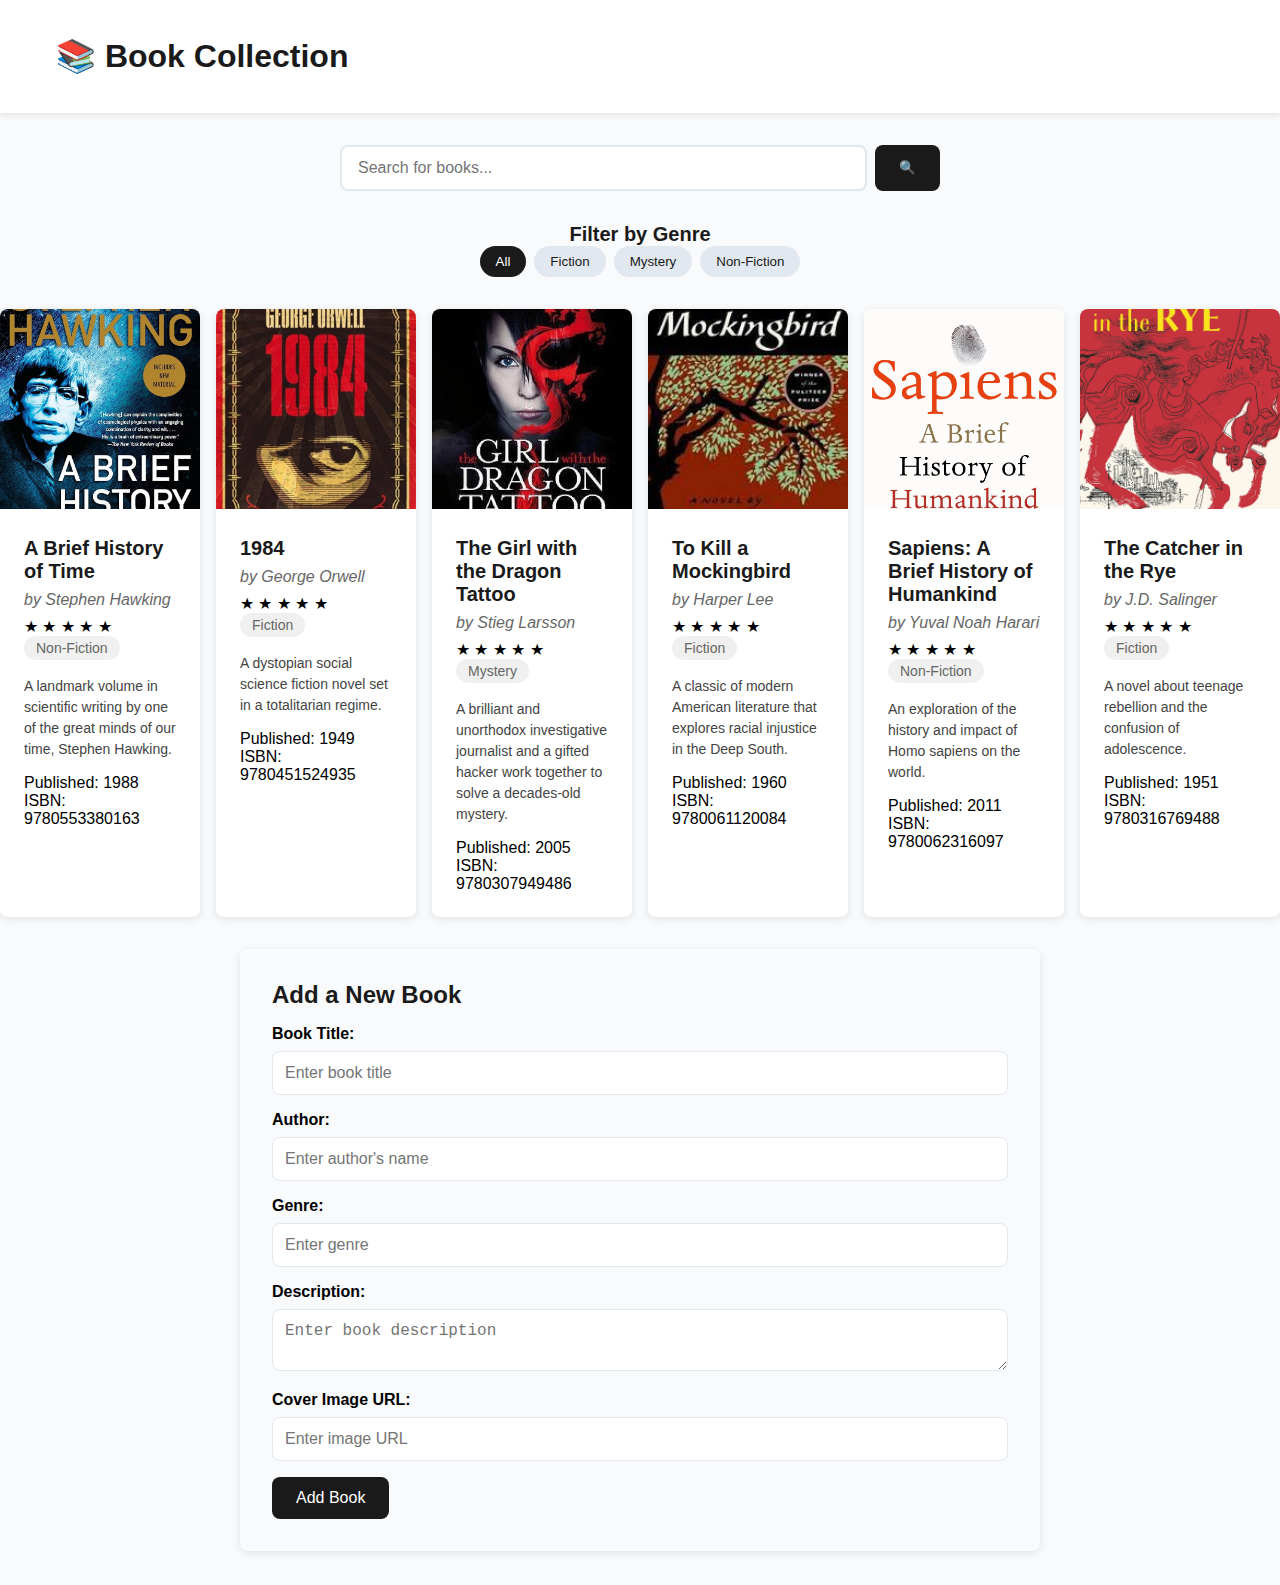
<file: index.html>
<!DOCTYPE html>
<html lang="en">
<head>
    <meta charset="UTF-8">
    <meta name="viewport" content="width=device-width, initial-scale=1.0">
    <title>📚 Book Collection</title>
    <link rel="stylesheet" href="style.css">
</head>
<body>
    <header>
        <div class="container">
            <h1>📚 Book Collection</h1>
           
        </div>
    </header>

    <div class="search-container">
        <input 
            type="search" 
            id="searchInput"
            placeholder="Search for books..."
            class="search-input"
        />
        <button class="search-button">🔍</button>
    </div>

    <div class="genre-filter">
        <h2>Filter by Genre</h2>
        <div class="genre-buttons">
            <button class="genre-btn active" data-genre="all">All</button>
            <button class="genre-btn" data-genre="fiction">Fiction</button>
            <button class="genre-btn" data-genre="mystery">Mystery</button>
            <button class="genre-btn" data-genre="non-fiction">Non-Fiction</button>
        </div>
    </div>
      

    <div class="book-list">
        <!-- Book 1: A Brief History of Time -->
        <article class="book-card" data-genre="non-fiction">
            <img src="./image/brief history of time.jpg" alt="A Brief History of Time" class="book-cover" />
            <div class="book-info">
                <h2>A Brief History of Time</h2>
                <p class="author">by Stephen Hawking</p>
                <div class="rating">
                    <span class="star filled">★</span>
                    <span class="star filled">★</span>
                    <span class="star filled">★</span>
                    <span class="star">★</span>
                    <span class="star">★</span>
                </div>
                <span class="genre">Non-Fiction</span>
                <p class="description">A landmark volume in scientific writing by one of the great minds of our time, Stephen Hawking.</p>
                <div class="book-details">
                    <span class="detail">Published: 1988</span>
                    <span class="detail">ISBN: 9780553380163</span>
                </div>
            </div>
        </article>

        <!-- Book 2: 1984 -->
        <article class="book-card" data-genre="fiction">
            <img src="./image/1984.jpg" alt="1984" class="book-cover" />
            <div class="book-info">
                <h2>1984</h2>
                <p class="author">by George Orwell</p>
                <div class="rating">
                    <span class="star filled">★</span>
                    <span class="star filled">★</span>
                    <span class="star filled">★</span>
                    <span class="star">★</span>
                    <span class="star">★</span>
                </div>
                <span class="genre">Fiction</span>
                <p class="description">A dystopian social science fiction novel set in a totalitarian regime.</p>
                <div class="book-details">
                    <span class="detail">Published: 1949</span>
                    <span class="detail">ISBN: 9780451524935</span>
                </div>
            </div>
        </article>

        <!-- Book 3: The Girl with the Dragon Tattoo -->
        <article class="book-card" data-genre="mystery">
            <img src="./image/the-girl-with-the-dragon-tattoo.webp" alt="The Girl with the Dragon Tattoo" class="book-cover" />
            <div class="book-info">
                <h2>The Girl with the Dragon Tattoo</h2>
                <p class="author">by Stieg Larsson</p>
                <div class="rating">
                    <span class="star filled">★</span>
                    <span class="star filled">★</span>
                    <span class="star filled">★</span>
                    <span class="star">★</span>
                    <span class="star">★</span>
                </div>
                <span class="genre">Mystery</span>
                <p class="description">A brilliant and unorthodox investigative journalist and a gifted hacker work together to solve a decades-old mystery.</p>
                <div class="book-details">
                    <span class="detail">Published: 2005</span>
                    <span class="detail">ISBN: 9780307949486</span>
                </div>
            </div>
        </article>

        <!-- Book 4: To Kill a Mockingbird -->
        <article class="book-card" data-genre="fiction">
            <img src="image/To Kill a Mockingbird.jpeg" class="book-cover" />
            <div class="book-info">
                <h2>To Kill a Mockingbird</h2>
                <p class="author">by Harper Lee</p>
                <div class="rating">
                    <span class="star filled">★</span>
                    <span class="star filled">★</span>
                    <span class="star filled">★</span>
                    <span class="star filled">★</span>
                    <span class="star">★</span>
                </div>
                <span class="genre">Fiction</span>
                <p class="description">A classic of modern American literature that explores racial injustice in the Deep South.</p>
                <div class="book-details">
                    <span class="detail">Published: 1960</span>
                    <span class="detail">ISBN: 9780061120084</span>
                </div>
            </div>
        </article>

        <!-- Book 5: Sapiens: A Brief History of Humankind -->
        <article class="book-card" data-genre="non-fiction">
            <img src="./image/uw.jpg" alt="Sapiens" class="book-cover" />
            <div class="book-info">
                <h2>Sapiens: A Brief History of Humankind</h2>
                <p class="author">by Yuval Noah Harari</p>
                <div class="rating">
                    <span class="star filled">★</span>
                    <span class="star filled">★</span>
                    <span class="star filled">★</span>
                    <span class="star filled">★</span>
                    <span class="star">★</span>
                </div>
                <span class="genre">Non-Fiction</span>
                <p class="description">An exploration of the history and impact of Homo sapiens on the world.</p>
                <div class="book-details">
                    <span class="detail">Published: 2011</span>
                    <span class="detail">ISBN: 9780062316097</span>
                </div>
            </div>
        </article>

        <!-- Book 6: The Catcher in the Rye -->
        <article class="book-card" data-genre="fiction">
            <img src="./image/The Catcher in the Rye.jpg" alt="The Catcher in the Rye" class="book-cover" />
            <div class="book-info">
                <h2>The Catcher in the Rye</h2>
                <p class="author">by J.D. Salinger</p>
                <div class="rating">
                    <span class="star filled">★</span>
                    <span class="star filled">★</span>
                    <span class="star">★</span>
                    <span class="star">★</span>
                    <span class="star">★</span>
                </div>
                <span class="genre">Fiction</span>
                <p class="description">A novel about teenage rebellion and the confusion of adolescence.</p>
                <div class="book-details">
                    <span class="detail">Published: 1951</span>
                    <span class="detail">ISBN: 9780316769488</span>
                </div>
            </div>
        </article>

    </div>
    <div class="add-book-form-container">
        <h2>Add a New Book</h2>
        <form id="addBookForm">
            <label for="title">Book Title:</label>
            <input type="text" id="title" required placeholder="Enter book title" />

            <label for="author">Author:</label>
            <input type="text" id="author" required placeholder="Enter author's name" />

            <label for="genre">Genre:</label>
            <input type="text" id="genre" required placeholder="Enter genre" />

            <label for="description">Description:</label>
            <textarea id="description" required placeholder="Enter book description"></textarea>

            <label for="cover">Cover Image URL:</label>
            <input type="text" id="cover" required placeholder="Enter image URL" />

            <button type="submit">Add Book</button>
        </form>
    </div>
    <script src="script.js"></script>
</body>
</html>
</file>
<file: style.css>
/* Global Styles */
body {
    font-family: Arial, sans-serif;
    margin: 0;
    padding: 0;
    background-color: #f9fafb;
}

a {
    color: inherit;
    text-decoration: none;
    transition: color 0.2s;
}

a:hover, a:focus {
    color: #1a1a1a;
}

* {
    box-sizing: border-box;
}

h1, h2 {
    color: #1a1a1a;
}

/* Header Styling */
header {
    background: #ffffff;
    box-shadow: 0 2px 8px rgba(0, 0, 0, 0.1);
    padding: 1rem 0;
}

.container {
    max-width: 1200px;
    margin: 0 auto;
    padding: 0 1rem;
    display: flex;
    justify-content: space-between;
    align-items: center;
}

nav {
    display: flex;
    gap: 1.5rem;
}

/* Search Bar */
.search-container {
    display: flex;
    gap: 0.5rem;
    margin: 2rem auto;
    max-width: 600px;
    width: 100%;
    justify-content: center;
}

.search-input {
    flex: 1;
    padding: 0.75rem 1rem;
    border: 2px solid #e2e8f0;
    border-radius: 0.5rem;
    font-size: 1rem;
    transition: border-color 0.2s;
}

.search-input:focus {
    outline: none;
    border-color: #94a3b8;
}

.search-button {
    padding: 0.75rem 1.5rem;
    background: #1a1a1a;
    color: white;
    border: none;
    border-radius: 0.5rem;
    cursor: pointer;
    transition: background-color 0.2s;
}

.search-button:hover, .search-button:focus {
    background: #2d2d2d;
}

/* Genre Filter */
.genre-filter {
    margin-bottom: 2rem;
    text-align: center;
}

.genre-buttons {
    display: flex;
    gap: 0.5rem;
    justify-content: center;
}

.genre-btn {
    padding: 0.5rem 1rem;
    border: none;
    border-radius: 999px;
    background: #e2e8f0;
    color: #1a1a1a;
    cursor: pointer;
    transition: all 0.2s;
}

.genre-btn:hover, .genre-btn:focus {
    background: #94a3b8;
    color: white;
}

.genre-btn.active {
    background: #1a1a1a;
    color: white;
}

/* Book Card */
.book-list {
    display: grid;
    grid-template-columns: repeat(auto-fill, minmax(200px, 1fr));
    gap: 1rem;
    margin-top: 2rem;
}

.book-card {
    background: #ffffff;
    border-radius: 8px;
    overflow: hidden;
    box-shadow: 0 2px 8px rgba(0, 0, 0, 0.1);
    transition: transform 0.2s;
}

.book-card:hover {
    transform: translateY(-4px);
}

.book-card.hidden {
    display: none;
}

.book-cover {
    width: 100%;
    height: 200px;
    object-fit: cover;
}

.book-info {
    padding: 1.5rem;
}

h2 {
    font-size: 1.25rem;
    margin: 0;
}

.author {
    color: #666;
    font-style: italic;
    margin: 0.5rem 0;
}

.genre {
    display: inline-block;
    background: #f0f0f0;
    padding: 0.25rem 0.75rem;
    border-radius: 999px;
    font-size: 0.875rem;
    color: #666;
}

.description {
    margin-top: 1rem;
    font-size: 0.875rem;
    line-height: 1.5;
    color: #444;
}

/* Add Book Form Styling */
.add-book-form-container {
    margin: 2rem auto;
    padding: 2rem;
    background: #f9fafb;
    max-width: 800px;
    border-radius: 8px;
    box-shadow: 0 2px 8px rgba(0, 0, 0, 0.1);
}

.add-book-form-container h2 {
    margin-bottom: 1rem;
    font-size: 1.5rem;
}

.add-book-form-container label {
    font-weight: bold;
    margin-top: 1rem;
    display: block;
}

.add-book-form-container input,
.add-book-form-container textarea {
    width: 100%;
    padding: 0.75rem;
    margin-top: 0.5rem;
    border: 1px solid #e2e8f0;
    border-radius: 0.5rem;
    font-size: 1rem;
}

.add-book-form-container button {
    margin-top: 1rem;
    padding: 0.75rem 1.5rem;
    background: #1a1a1a;
    color: white;
    border: none;
    border-radius: 0.5rem;
    cursor: pointer;
    font-size: 1rem;
    transition: background-color 0.2s;
}

.add-book-form-container button:hover, .add-book-form-container button:focus {
    background: #333;
}

/* Media Queries for Responsiveness */
@media (max-width: 768px) {
    .container {
        flex-direction: column;
        gap: 1rem;
        text-align: center;
    }

    .book-card {
        width: 150px;
    }
}

@media (max-width: 480px) {
    .book-card {
        width: 100%;
    }

    .search-container {
        flex-direction: column;
    }

    .genre-buttons {
        flex-direction: column;
    }
}
</file>
